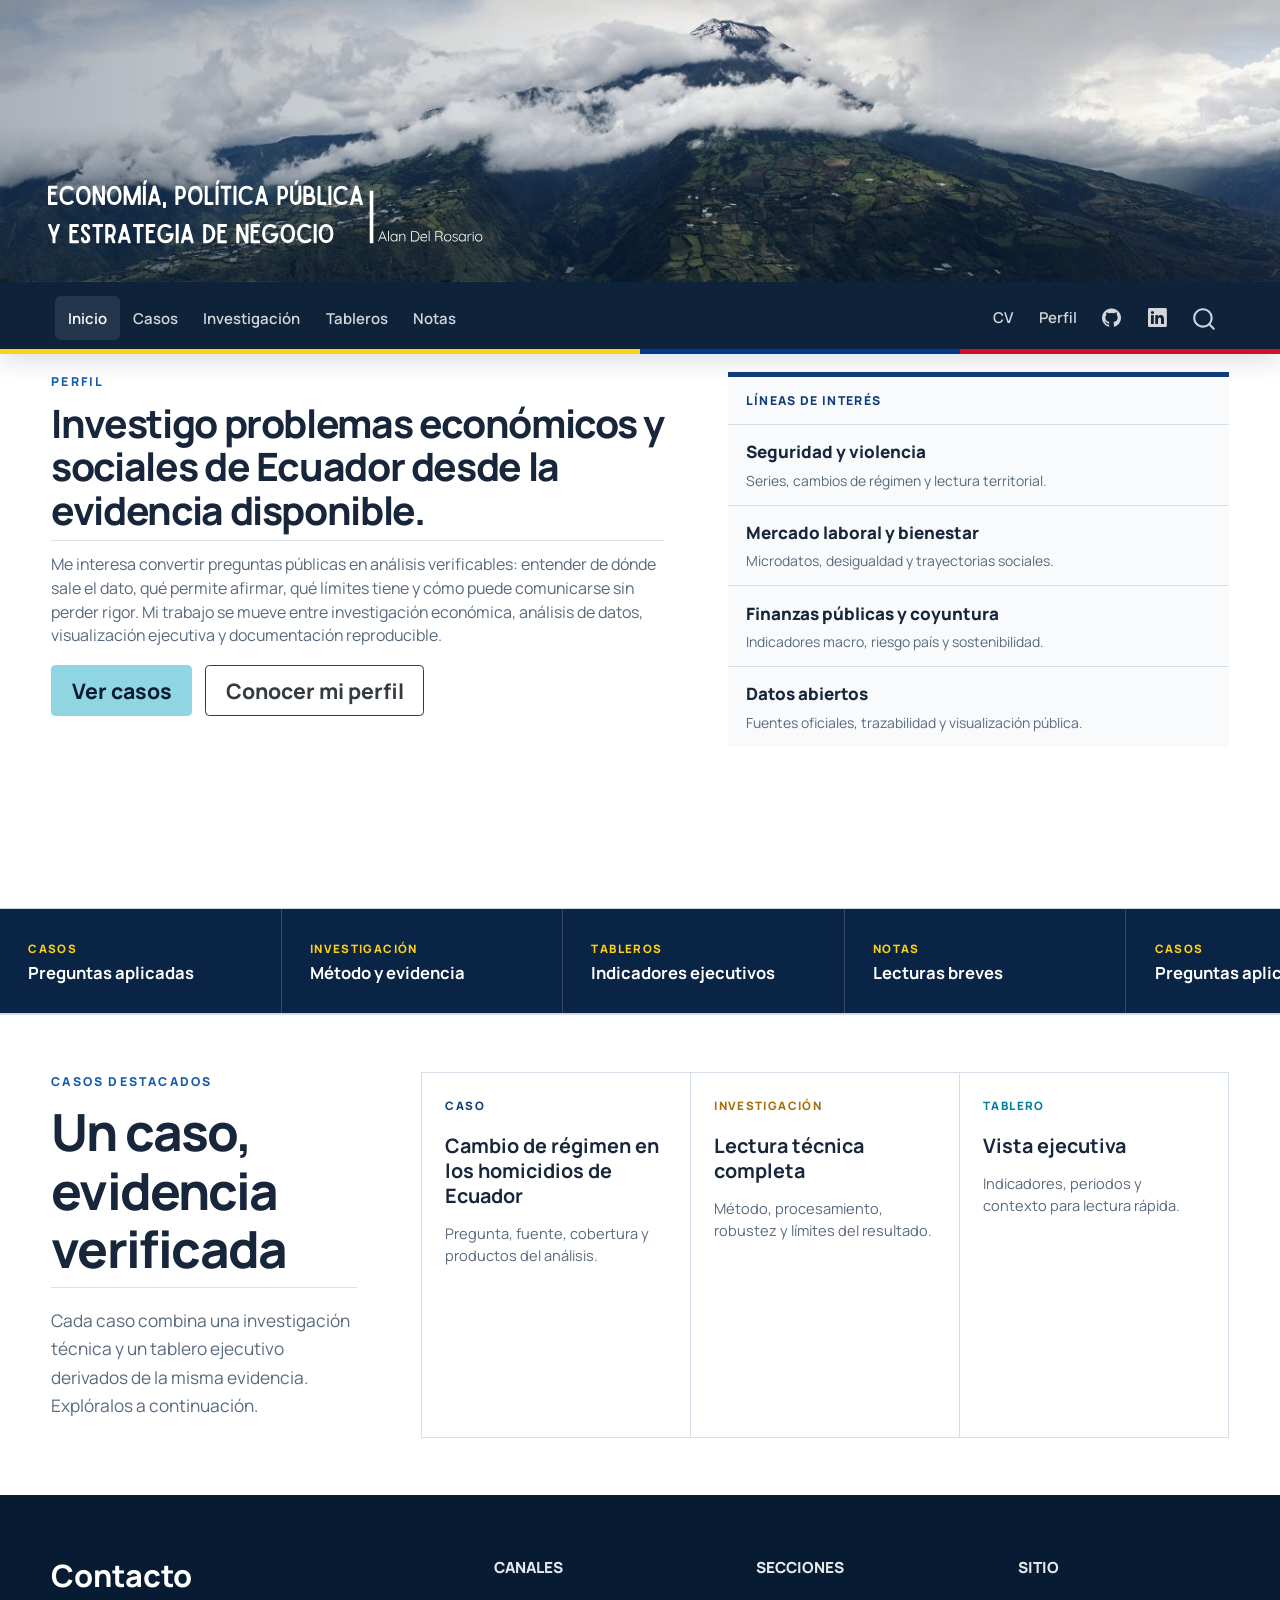
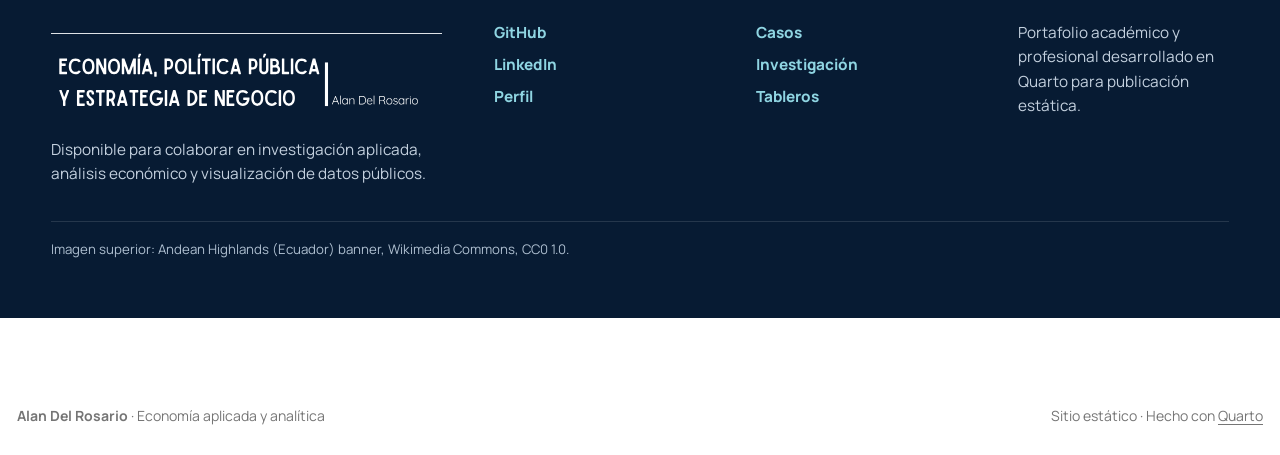
<file: index.html>
<!DOCTYPE html>
<html xmlns="http://www.w3.org/1999/xhtml" lang="es" xml:lang="es"><head>

<meta charset="utf-8">
<meta name="generator" content="quarto-1.9.38">

<meta name="viewport" content="width=device-width, initial-scale=1.0, user-scalable=yes">


<title>Alan Del Rosario</title>
<style>
/* Default styles provided by pandoc.
** See https://pandoc.org/MANUAL.html#variables-for-html for config info.
*/
code{white-space: pre-wrap;}
span.smallcaps{font-variant: small-caps;}
div.columns{display: flex; gap: min(4vw, 1.5em);}
div.column{flex: auto; overflow-x: auto;}
div.hanging-indent{margin-left: 1.5em; text-indent: -1.5em;}
ul.task-list{list-style: none;}
ul.task-list li input[type="checkbox"] {
  width: 0.8em;
  margin: 0 0.8em 0.2em -1em; /* quarto-specific, see https://github.com/quarto-dev/quarto-cli/issues/4556 */ 
  vertical-align: middle;
}
</style>


<script src="site_libs/quarto-nav/quarto-nav.js"></script>
<script src="site_libs/quarto-nav/headroom.min.js"></script>
<script src="site_libs/clipboard/clipboard.min.js"></script>
<script src="site_libs/quarto-search/autocomplete.umd.js"></script>
<script src="site_libs/quarto-search/fuse.min.js"></script>
<script src="site_libs/quarto-search/quarto-search.js"></script>
<meta name="quarto:offset" content="./">
<script src="site_libs/quarto-html/quarto.js" type="module"></script>
<script src="site_libs/quarto-html/tabsets/tabsets.js" type="module"></script>
<script src="site_libs/quarto-html/popper.min.js"></script>
<script src="site_libs/quarto-html/tippy.umd.min.js"></script>
<script src="site_libs/quarto-html/anchor.min.js"></script>
<link href="site_libs/quarto-html/tippy.css" rel="stylesheet">
<link href="site_libs/quarto-html/quarto-syntax-highlighting-15634bcf2e68342d4ad2dfa704d543f6.css" rel="stylesheet" id="quarto-text-highlighting-styles">
<script src="site_libs/bootstrap/bootstrap.min.js"></script>
<link href="site_libs/bootstrap/bootstrap-icons.css" rel="stylesheet">
<link href="site_libs/bootstrap/bootstrap-80f07ddbe23ee81187e38ca1b465405f.min.css" rel="stylesheet" append-hash="true" id="quarto-bootstrap" data-mode="light">
<script id="quarto-search-options" type="application/json">{
  "location": "navbar",
  "copy-button": false,
  "collapse-after": 3,
  "panel-placement": "end",
  "type": "overlay",
  "limit": 50,
  "keyboard-shortcut": [
    "f",
    "/",
    "s"
  ],
  "language": {
    "search-no-results-text": "No se han encontrado resultados",
    "search-matching-documents-text": "documentos encontrados",
    "search-copy-link-title": "Copiar el enlace en la búsqueda",
    "search-hide-matches-text": "Ocultar resultados adicionales",
    "search-more-match-text": "resultado adicional en este documento",
    "search-more-matches-text": "resultados adicionales en este documento",
    "search-clear-button-title": "Borrar",
    "search-text-placeholder": "",
    "search-detached-cancel-button-title": "Cancelar",
    "search-submit-button-title": "Enviar",
    "search-label": "Buscar"
  }
}</script>
<style>html{ scroll-behavior: smooth; }</style>


</head>

<body class="nav-fixed quarto-light">

<div id="quarto-search-results"></div>
  <header id="quarto-header" class="headroom fixed-top">
    <nav class="navbar navbar-expand-lg " data-bs-theme="dark">
      <div class="navbar-container container-fluid">
      <div class="navbar-brand-container mx-auto">
    <a class="navbar-brand" href="./index.html">
    <span class="navbar-title">Alan Del Rosario</span>
    </a>
  </div>
            <div id="quarto-search" class="" title="Buscar"></div>
          <button class="navbar-toggler" type="button" data-bs-toggle="collapse" data-bs-target="#navbarCollapse" aria-controls="navbarCollapse" role="menu" aria-expanded="false" aria-label="Navegación de palanca" onclick="if (window.quartoToggleHeadroom) { window.quartoToggleHeadroom(); }">
  <span class="navbar-toggler-icon"></span>
</button>
          <div class="collapse navbar-collapse" id="navbarCollapse">
            <ul class="navbar-nav navbar-nav-scroll me-auto">
  <li class="nav-item">
    <a class="nav-link active" href="./index.html" aria-current="page"> 
<span class="menu-text">Inicio</span></a>
  </li>  
  <li class="nav-item">
    <a class="nav-link" href="./projects/index.html"> 
<span class="menu-text">Casos</span></a>
  </li>  
  <li class="nav-item">
    <a class="nav-link" href="./research/index.html"> 
<span class="menu-text">Investigación</span></a>
  </li>  
  <li class="nav-item">
    <a class="nav-link" href="./bi/index.html"> 
<span class="menu-text">Tableros</span></a>
  </li>  
  <li class="nav-item">
    <a class="nav-link" href="./posts/index.html"> 
<span class="menu-text">Notas</span></a>
  </li>  
</ul>
            <ul class="navbar-nav navbar-nav-scroll ms-auto">
  <li class="nav-item">
    <a class="nav-link" href="./cv.pdf"> 
<span class="menu-text">CV</span></a>
  </li>  
  <li class="nav-item">
    <a class="nav-link" href="./about.html"> 
<span class="menu-text">Perfil</span></a>
  </li>  
  <li class="nav-item compact">
    <a class="nav-link" href="https://github.com/DelRosario20"> <i class="bi bi-github" role="img" aria-label="GitHub">
</i> 
<span class="menu-text"></span></a>
  </li>  
  <li class="nav-item compact">
    <a class="nav-link" href="https://linkedin.com/in/alan-del-rosario-695b4423a"> <i class="bi bi-linkedin" role="img" aria-label="LinkedIn">
</i> 
<span class="menu-text"></span></a>
  </li>  
</ul>
          </div> <!-- /navcollapse -->
            <div class="quarto-navbar-tools">
</div>
      </div> <!-- /container-fluid -->
    </nav>
</header>
<!-- content -->
<div id="quarto-content" class="quarto-container page-columns page-rows-contents page-layout-full page-navbar">
<!-- sidebar -->
<!-- margin-sidebar -->
    
<!-- main -->
<main class="content column-page" id="quarto-document-content"><header id="title-block-header" class="quarto-title-block"></header>




<h1 class="visually-hidden">
Alan Del Rosario
</h1>
<div class="home-profile">
<div class="home-profile__main">
<p class="eyebrow eyebrow--ink">
PERFIL
</p>
<section id="investigo-problemas-económicos-y-sociales-de-ecuador-desde-la-evidencia-disponible." class="level2">
<h2 class="anchored" data-anchor-id="investigo-problemas-económicos-y-sociales-de-ecuador-desde-la-evidencia-disponible.">Investigo problemas económicos y sociales de Ecuador desde la evidencia disponible.</h2>
<p>Me interesa convertir preguntas públicas en análisis verificables: entender de dónde sale el dato, qué permite afirmar, qué límites tiene y cómo puede comunicarse sin perder rigor. Mi trabajo se mueve entre investigación económica, análisis de datos, visualización ejecutiva y documentación reproducible.</p>
<div class="home-actions">
<p><a href="./projects/index.html" class="btn btn-primary btn-lg">Ver casos</a> <a href="./about.html" class="btn btn-outline-dark btn-lg">Conocer mi perfil</a></p>
</div>
</section>
</div>
<div class="home-profile__aside">
<p class="home-profile__label">
Líneas de interés
</p>
<ul class="focus-list">
<li>
<span>Seguridad y violencia</span><small>Series, cambios de régimen y lectura territorial.</small>
</li>
<li>
<span>Mercado laboral y bienestar</span><small>Microdatos, desigualdad y trayectorias sociales.</small>
</li>
<li>
<span>Finanzas públicas y coyuntura</span><small>Indicadores macro, riesgo país y sostenibilidad.</small>
</li>
<li>
<span>Datos abiertos</span><small>Fuentes oficiales, trazabilidad y visualización pública.</small>
</li>
</ul>
</div>
</div>
<div class="home-rail" aria-label="Accesos principales del portafolio">
<div class="home-rail__track">
<p><a href="projects/index.html"><span>Casos</span><strong>Preguntas aplicadas</strong></a> <a href="research/index.html"><span>Investigación</span><strong>Método y evidencia</strong></a> <a href="bi/index.html"><span>Tableros</span><strong>Indicadores ejecutivos</strong></a> <a href="posts/index.html"><span>Notas</span><strong>Lecturas breves</strong></a> <a href="projects/index.html"><span>Casos</span><strong>Preguntas aplicadas</strong></a> <a href="research/index.html"><span>Investigación</span><strong>Método y evidencia</strong></a> <a href="bi/index.html"><span>Tableros</span><strong>Indicadores ejecutivos</strong></a> <a href="posts/index.html"><span>Notas</span><strong>Lecturas breves</strong></a></p>
</div>
</div>
<div class="home-showcase">
<div class="home-showcase__intro">
<p class="eyebrow eyebrow--ink">
CASOS DESTACADOS
</p>
<section id="un-caso-evidencia-verificada" class="level2">
<h2 class="anchored" data-anchor-id="un-caso-evidencia-verificada">Un caso, evidencia verificada</h2>
<p>Cada caso combina una investigación técnica y un tablero ejecutivo derivados de la misma evidencia. Explóralos a continuación.</p>
</section>
</div>
<div class="showcase-grid">
<p><a class="showcase-card showcase-card--case" href="projects/index.html"> <span>Caso</span> <strong>Cambio de régimen en los homicidios de Ecuador</strong> <small>Pregunta, fuente, cobertura y productos del análisis.</small> </a> <a class="showcase-card showcase-card--research" href="research/index.html"> <span>Investigación</span> <strong>Lectura técnica completa</strong> <small>Método, procesamiento, robustez y límites del resultado.</small> </a> <a class="showcase-card showcase-card--dashboard" href="bi/index.html"> <span>Tablero</span> <strong>Vista ejecutiva</strong> <small>Indicadores, periodos y contexto para lectura rápida.</small> </a></p>
</div>
</div>
<div class="home-contact">
<div class="home-contact__content">
<div class="home-contact__columns">
<div>
<h2 class="anchored">
Contacto
</h2>
<img class="home-contact__logo" src="assets/img/logo-alan-portafolio.svg" alt="Alan Del Rosario">
<p>
Disponible para colaborar en investigación aplicada, análisis económico y visualización de datos públicos.
</p>
</div>
<div>
<h3 class="anchored">
Canales
</h3>
<p><a href="https://github.com/DelRosario20">GitHub</a> <a href="https://linkedin.com/in/alan-del-rosario-695b4423a">LinkedIn</a> <a href="about.html">Perfil</a></p>
</div>
<div>
<h3 class="anchored">
Secciones
</h3>
<p><a href="projects/index.html">Casos</a> <a href="research/index.html">Investigación</a> <a href="bi/index.html">Tableros</a></p>
</div>
<div>
<h3 class="anchored">
Sitio
</h3>
<p>
Portafolio académico y profesional desarrollado en Quarto para publicación estática.
</p>
</div>
</div>
<p class="image-credit">
Imagen superior: Andean Highlands (Ecuador) banner, Wikimedia Commons, CC0 1.0.
</p>
</div>
</div>



<a onclick="window.scrollTo(0, 0); return false;" role="button" id="quarto-back-to-top"><i class="bi bi-arrow-up"></i> Volver arriba</a></main> <!-- /main -->
<script id="quarto-html-after-body" type="application/javascript">
  window.document.addEventListener("DOMContentLoaded", function (event) {
    const icon = "";
    const anchorJS = new window.AnchorJS();
    anchorJS.options = {
      placement: 'right',
      icon: icon
    };
    anchorJS.add('.anchored');
    const isCodeAnnotation = (el) => {
      for (const clz of el.classList) {
        if (clz.startsWith('code-annotation-')) {                     
          return true;
        }
      }
      return false;
    }
    const onCopySuccess = function(e) {
      // button target
      const button = e.trigger;
      // don't keep focus
      button.blur();
      // flash "checked"
      button.classList.add('code-copy-button-checked');
      var currentTitle = button.getAttribute("title");
      button.setAttribute("title", "Copiado");
      let tooltip;
      if (window.bootstrap) {
        button.setAttribute("data-bs-toggle", "tooltip");
        button.setAttribute("data-bs-placement", "left");
        button.setAttribute("data-bs-title", "Copiado");
        tooltip = new bootstrap.Tooltip(button, 
          { trigger: "manual", 
            customClass: "code-copy-button-tooltip",
            offset: [0, -8]});
        tooltip.show();    
      }
      setTimeout(function() {
        if (tooltip) {
          tooltip.hide();
          button.removeAttribute("data-bs-title");
          button.removeAttribute("data-bs-toggle");
          button.removeAttribute("data-bs-placement");
        }
        button.setAttribute("title", currentTitle);
        button.classList.remove('code-copy-button-checked');
      }, 1000);
      // clear code selection
      e.clearSelection();
    }
    const getTextToCopy = function(trigger) {
      const outerScaffold = trigger.parentElement.cloneNode(true);
      const codeEl = outerScaffold.querySelector('code');
      for (const childEl of codeEl.children) {
        if (isCodeAnnotation(childEl)) {
          childEl.remove();
        }
      }
      return codeEl.innerText;
    }
    const clipboard = new window.ClipboardJS('.code-copy-button:not([data-in-quarto-modal])', {
      text: getTextToCopy
    });
    clipboard.on('success', onCopySuccess);
    if (window.document.getElementById('quarto-embedded-source-code-modal')) {
      const clipboardModal = new window.ClipboardJS('.code-copy-button[data-in-quarto-modal]', {
        text: getTextToCopy,
        container: window.document.getElementById('quarto-embedded-source-code-modal')
      });
      clipboardModal.on('success', onCopySuccess);
    }
      var localhostRegex = new RegExp(/^(?:http|https):\/\/localhost\:?[0-9]*\//);
      var mailtoRegex = new RegExp(/^mailto:/);
        var filterRegex = new RegExp("https:\/\/delrosario20\.github\.io\/home-alan\/");
      var isInternal = (href) => {
          return filterRegex.test(href) || localhostRegex.test(href) || mailtoRegex.test(href);
      }
      // Inspect non-navigation links and adorn them if external
     var links = window.document.querySelectorAll('a[href]:not(.nav-link):not(.navbar-brand):not(.toc-action):not(.sidebar-link):not(.sidebar-item-toggle):not(.pagination-link):not(.no-external):not([aria-hidden]):not(.dropdown-item):not(.quarto-navigation-tool):not(.about-link)');
      for (var i=0; i<links.length; i++) {
        const link = links[i];
        if (!isInternal(link.href)) {
          // undo the damage that might have been done by quarto-nav.js in the case of
          // links that we want to consider external
          if (link.dataset.originalHref !== undefined) {
            link.href = link.dataset.originalHref;
          }
            // target, if specified
            link.setAttribute("target", "_blank");
            if (link.getAttribute("rel") === null) {
              link.setAttribute("rel", "noopener");
            }
        }
      }
    function tippyHover(el, contentFn, onTriggerFn, onUntriggerFn) {
      const config = {
        allowHTML: true,
        maxWidth: 500,
        delay: 100,
        arrow: false,
        appendTo: function(el) {
            return el.parentElement;
        },
        interactive: true,
        interactiveBorder: 10,
        theme: 'quarto',
        placement: 'bottom-start',
      };
      if (contentFn) {
        config.content = contentFn;
      }
      if (onTriggerFn) {
        config.onTrigger = onTriggerFn;
      }
      if (onUntriggerFn) {
        config.onUntrigger = onUntriggerFn;
      }
      window.tippy(el, config); 
    }
    const noterefs = window.document.querySelectorAll('a[role="doc-noteref"]');
    for (var i=0; i<noterefs.length; i++) {
      const ref = noterefs[i];
      tippyHover(ref, function() {
        // use id or data attribute instead here
        let href = ref.getAttribute('data-footnote-href') || ref.getAttribute('href');
        try { href = new URL(href).hash; } catch {}
        const id = href.replace(/^#\/?/, "");
        const note = window.document.getElementById(id);
        if (note) {
          return note.innerHTML;
        } else {
          return "";
        }
      });
    }
    const xrefs = window.document.querySelectorAll('a.quarto-xref');
    const processXRef = (id, note) => {
      // Strip column container classes
      const stripColumnClz = (el) => {
        el.classList.remove("page-full", "page-columns");
        if (el.children) {
          for (const child of el.children) {
            stripColumnClz(child);
          }
        }
      }
      stripColumnClz(note)
      if (id === null || id.startsWith('sec-')) {
        // Special case sections, only their first couple elements
        const container = document.createElement("div");
        if (note.children && note.children.length > 2) {
          container.appendChild(note.children[0].cloneNode(true));
          for (let i = 1; i < note.children.length; i++) {
            const child = note.children[i];
            if (child.tagName === "P" && child.innerText === "") {
              continue;
            } else {
              container.appendChild(child.cloneNode(true));
              break;
            }
          }
          if (window.Quarto?.typesetMath) {
            window.Quarto.typesetMath(container);
          }
          return container.innerHTML
        } else {
          if (window.Quarto?.typesetMath) {
            window.Quarto.typesetMath(note);
          }
          return note.innerHTML;
        }
      } else {
        // Remove any anchor links if they are present
        const anchorLink = note.querySelector('a.anchorjs-link');
        if (anchorLink) {
          anchorLink.remove();
        }
        if (window.Quarto?.typesetMath) {
          window.Quarto.typesetMath(note);
        }
        if (note.classList.contains("callout")) {
          return note.outerHTML;
        } else {
          return note.innerHTML;
        }
      }
    }
    for (var i=0; i<xrefs.length; i++) {
      const xref = xrefs[i];
      tippyHover(xref, undefined, function(instance) {
        instance.disable();
        let url = xref.getAttribute('href');
        let hash = undefined; 
        if (url.startsWith('#')) {
          hash = url;
        } else {
          try { hash = new URL(url).hash; } catch {}
        }
        if (hash) {
          const id = hash.replace(/^#\/?/, "");
          const note = window.document.getElementById(id);
          if (note !== null) {
            try {
              const html = processXRef(id, note.cloneNode(true));
              instance.setContent(html);
            } finally {
              instance.enable();
              instance.show();
            }
          } else {
            // See if we can fetch this
            fetch(url.split('#')[0])
            .then(res => res.text())
            .then(html => {
              const parser = new DOMParser();
              const htmlDoc = parser.parseFromString(html, "text/html");
              const note = htmlDoc.getElementById(id);
              if (note !== null) {
                const html = processXRef(id, note);
                instance.setContent(html);
              } 
            }).finally(() => {
              instance.enable();
              instance.show();
            });
          }
        } else {
          // See if we can fetch a full url (with no hash to target)
          // This is a special case and we should probably do some content thinning / targeting
          fetch(url)
          .then(res => res.text())
          .then(html => {
            const parser = new DOMParser();
            const htmlDoc = parser.parseFromString(html, "text/html");
            const note = htmlDoc.querySelector('main.content');
            if (note !== null) {
              // This should only happen for chapter cross references
              // (since there is no id in the URL)
              // remove the first header
              if (note.children.length > 0 && note.children[0].tagName === "HEADER") {
                note.children[0].remove();
              }
              const html = processXRef(null, note);
              instance.setContent(html);
            } 
          }).finally(() => {
            instance.enable();
            instance.show();
          });
        }
      }, function(instance) {
      });
    }
        let selectedAnnoteEl;
        const selectorForAnnotation = ( cell, annotation) => {
          let cellAttr = 'data-code-cell="' + cell + '"';
          let lineAttr = 'data-code-annotation="' +  annotation + '"';
          const selector = 'span[' + cellAttr + '][' + lineAttr + ']';
          return selector;
        }
        const selectCodeLines = (annoteEl) => {
          const doc = window.document;
          const targetCell = annoteEl.getAttribute("data-target-cell");
          const targetAnnotation = annoteEl.getAttribute("data-target-annotation");
          const annoteSpan = window.document.querySelector(selectorForAnnotation(targetCell, targetAnnotation));
          const lines = annoteSpan.getAttribute("data-code-lines").split(",");
          const lineIds = lines.map((line) => {
            return targetCell + "-" + line;
          })
          let top = null;
          let height = null;
          let parent = null;
          if (lineIds.length > 0) {
              //compute the position of the single el (top and bottom and make a div)
              const el = window.document.getElementById(lineIds[0]);
              top = el.offsetTop;
              height = el.offsetHeight;
              parent = el.parentElement.parentElement;
            if (lineIds.length > 1) {
              const lastEl = window.document.getElementById(lineIds[lineIds.length - 1]);
              const bottom = lastEl.offsetTop + lastEl.offsetHeight;
              height = bottom - top;
            }
            if (top !== null && height !== null && parent !== null) {
              // cook up a div (if necessary) and position it 
              let div = window.document.getElementById("code-annotation-line-highlight");
              if (div === null) {
                div = window.document.createElement("div");
                div.setAttribute("id", "code-annotation-line-highlight");
                div.style.position = 'absolute';
                parent.appendChild(div);
              }
              div.style.top = top - 2 + "px";
              div.style.height = height + 4 + "px";
              div.style.left = 0;
              let gutterDiv = window.document.getElementById("code-annotation-line-highlight-gutter");
              if (gutterDiv === null) {
                gutterDiv = window.document.createElement("div");
                gutterDiv.setAttribute("id", "code-annotation-line-highlight-gutter");
                gutterDiv.style.position = 'absolute';
                const codeCell = window.document.getElementById(targetCell);
                const gutter = codeCell.querySelector('.code-annotation-gutter');
                gutter.appendChild(gutterDiv);
              }
              gutterDiv.style.top = top - 2 + "px";
              gutterDiv.style.height = height + 4 + "px";
            }
            selectedAnnoteEl = annoteEl;
          }
        };
        const unselectCodeLines = () => {
          const elementsIds = ["code-annotation-line-highlight", "code-annotation-line-highlight-gutter"];
          elementsIds.forEach((elId) => {
            const div = window.document.getElementById(elId);
            if (div) {
              div.remove();
            }
          });
          selectedAnnoteEl = undefined;
        };
          // Handle positioning of the toggle
      window.addEventListener(
        "resize",
        throttle(() => {
          elRect = undefined;
          if (selectedAnnoteEl) {
            selectCodeLines(selectedAnnoteEl);
          }
        }, 10)
      );
      function throttle(fn, ms) {
      let throttle = false;
      let timer;
        return (...args) => {
          if(!throttle) { // first call gets through
              fn.apply(this, args);
              throttle = true;
          } else { // all the others get throttled
              if(timer) clearTimeout(timer); // cancel #2
              timer = setTimeout(() => {
                fn.apply(this, args);
                timer = throttle = false;
              }, ms);
          }
        };
      }
        // Attach click handler to the DT
        const annoteDls = window.document.querySelectorAll('dt[data-target-cell]');
        for (const annoteDlNode of annoteDls) {
          annoteDlNode.addEventListener('click', (event) => {
            const clickedEl = event.target;
            if (clickedEl !== selectedAnnoteEl) {
              unselectCodeLines();
              const activeEl = window.document.querySelector('dt[data-target-cell].code-annotation-active');
              if (activeEl) {
                activeEl.classList.remove('code-annotation-active');
              }
              selectCodeLines(clickedEl);
              clickedEl.classList.add('code-annotation-active');
            } else {
              // Unselect the line
              unselectCodeLines();
              clickedEl.classList.remove('code-annotation-active');
            }
          });
        }
    const findCites = (el) => {
      const parentEl = el.parentElement;
      if (parentEl) {
        const cites = parentEl.dataset.cites;
        if (cites) {
          return {
            el,
            cites: cites.split(' ')
          };
        } else {
          return findCites(el.parentElement)
        }
      } else {
        return undefined;
      }
    };
    var bibliorefs = window.document.querySelectorAll('a[role="doc-biblioref"]');
    for (var i=0; i<bibliorefs.length; i++) {
      const ref = bibliorefs[i];
      const citeInfo = findCites(ref);
      if (citeInfo) {
        tippyHover(citeInfo.el, function() {
          var popup = window.document.createElement('div');
          citeInfo.cites.forEach(function(cite) {
            var citeDiv = window.document.createElement('div');
            citeDiv.classList.add('hanging-indent');
            citeDiv.classList.add('csl-entry');
            var biblioDiv = window.document.getElementById('ref-' + cite);
            if (biblioDiv) {
              citeDiv.innerHTML = biblioDiv.innerHTML;
            }
            popup.appendChild(citeDiv);
          });
          return popup.innerHTML;
        });
      }
    }
  });
  </script>
</div> <!-- /content -->
<footer class="footer">
  <div class="nav-footer">
    <div class="nav-footer-left">
<p><strong>Alan Del Rosario</strong> · Economía aplicada y analítica</p>
</div>   
    <div class="nav-footer-center">
      &nbsp;
    </div>
    <div class="nav-footer-right">
<p>Sitio estático · Hecho con <a href="https://quarto.org">Quarto</a></p>
</div>
  </div>
</footer>




<script src="site_libs/quarto-html/zenscroll-min.js"></script>
</body></html>
</file>
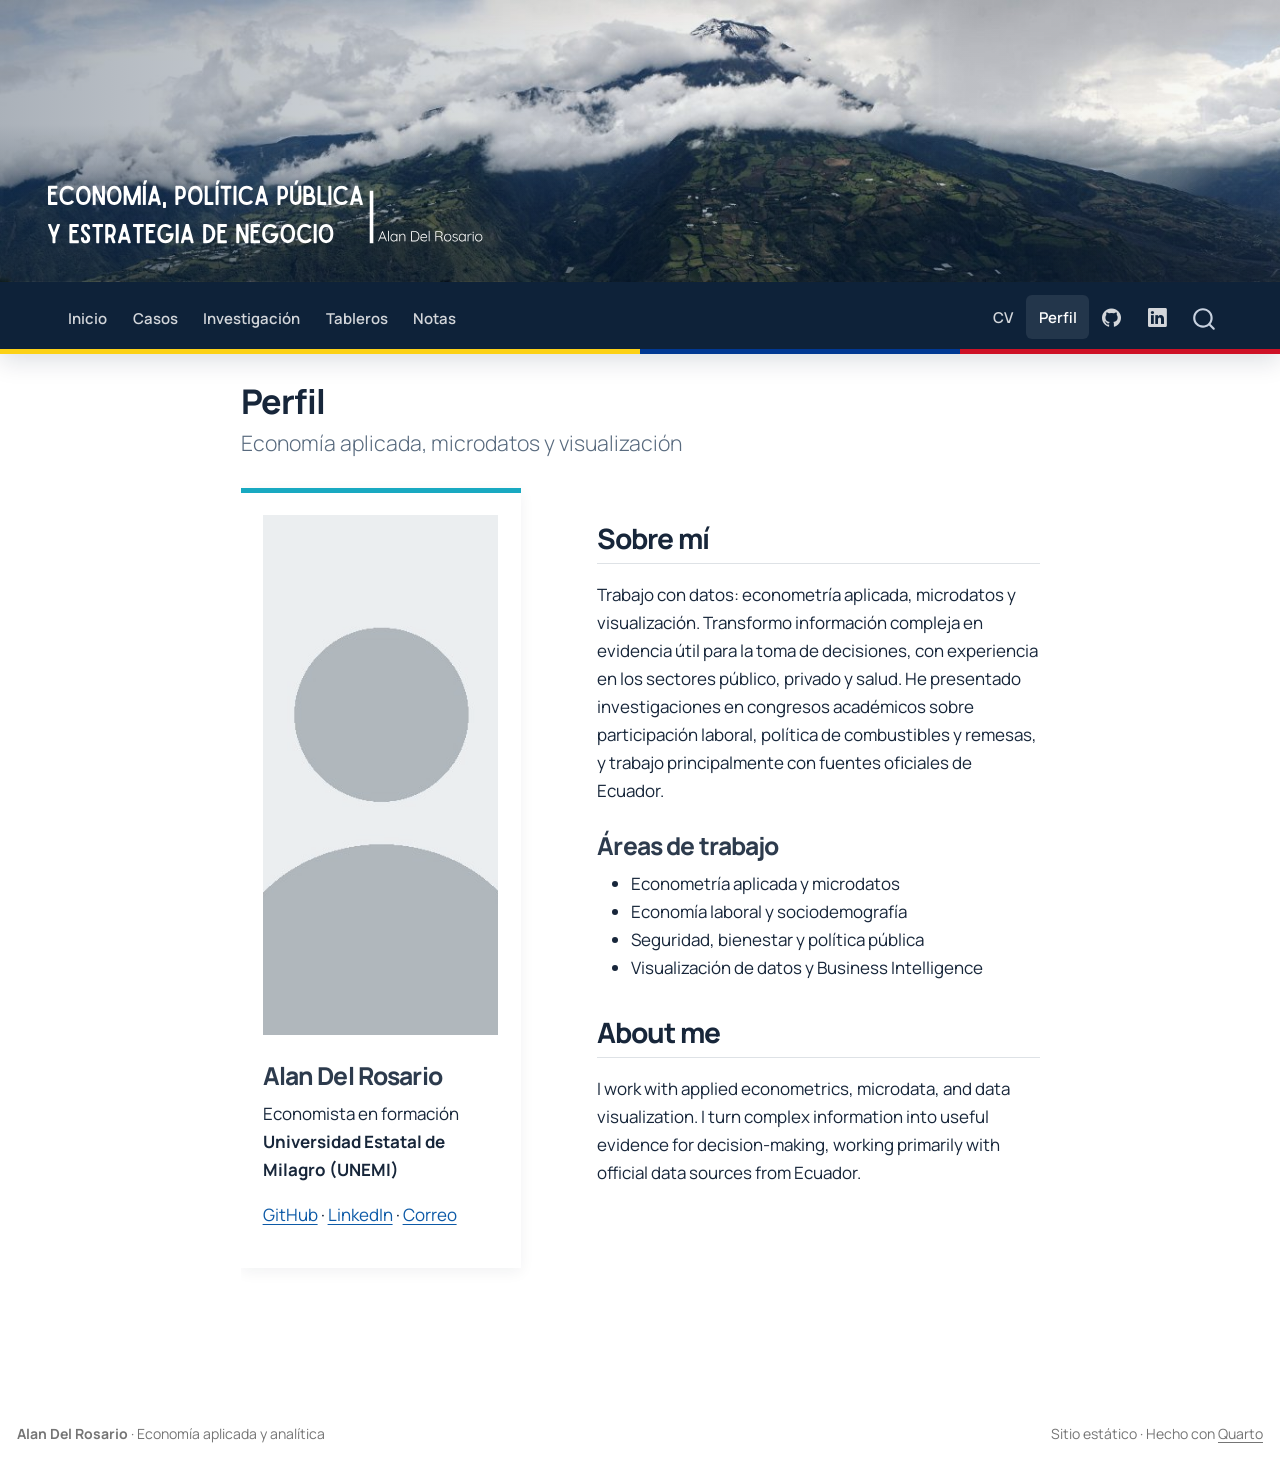
<file: about.html>
<!DOCTYPE html>
<html xmlns="http://www.w3.org/1999/xhtml" lang="es" xml:lang="es"><head>

<meta charset="utf-8">
<meta name="generator" content="quarto-1.9.38">

<meta name="viewport" content="width=device-width, initial-scale=1.0, user-scalable=yes">


<title>Perfil – Alan Del Rosario</title>
<style>
/* Default styles provided by pandoc.
** See https://pandoc.org/MANUAL.html#variables-for-html for config info.
*/
code{white-space: pre-wrap;}
span.smallcaps{font-variant: small-caps;}
div.columns{display: flex; gap: min(4vw, 1.5em);}
div.column{flex: auto; overflow-x: auto;}
div.hanging-indent{margin-left: 1.5em; text-indent: -1.5em;}
ul.task-list{list-style: none;}
ul.task-list li input[type="checkbox"] {
  width: 0.8em;
  margin: 0 0.8em 0.2em -1em; /* quarto-specific, see https://github.com/quarto-dev/quarto-cli/issues/4556 */ 
  vertical-align: middle;
}
</style>


<script src="site_libs/quarto-nav/quarto-nav.js"></script>
<script src="site_libs/quarto-nav/headroom.min.js"></script>
<script src="site_libs/clipboard/clipboard.min.js"></script>
<script src="site_libs/quarto-search/autocomplete.umd.js"></script>
<script src="site_libs/quarto-search/fuse.min.js"></script>
<script src="site_libs/quarto-search/quarto-search.js"></script>
<meta name="quarto:offset" content="./">
<script src="site_libs/quarto-html/quarto.js" type="module"></script>
<script src="site_libs/quarto-html/tabsets/tabsets.js" type="module"></script>
<script src="site_libs/quarto-html/popper.min.js"></script>
<script src="site_libs/quarto-html/tippy.umd.min.js"></script>
<script src="site_libs/quarto-html/anchor.min.js"></script>
<link href="site_libs/quarto-html/tippy.css" rel="stylesheet">
<link href="site_libs/quarto-html/quarto-syntax-highlighting-15634bcf2e68342d4ad2dfa704d543f6.css" rel="stylesheet" id="quarto-text-highlighting-styles">
<script src="site_libs/bootstrap/bootstrap.min.js"></script>
<link href="site_libs/bootstrap/bootstrap-icons.css" rel="stylesheet">
<link href="site_libs/bootstrap/bootstrap-80f07ddbe23ee81187e38ca1b465405f.min.css" rel="stylesheet" append-hash="true" id="quarto-bootstrap" data-mode="light">
<script id="quarto-search-options" type="application/json">{
  "location": "navbar",
  "copy-button": false,
  "collapse-after": 3,
  "panel-placement": "end",
  "type": "overlay",
  "limit": 50,
  "keyboard-shortcut": [
    "f",
    "/",
    "s"
  ],
  "language": {
    "search-no-results-text": "No se han encontrado resultados",
    "search-matching-documents-text": "documentos encontrados",
    "search-copy-link-title": "Copiar el enlace en la búsqueda",
    "search-hide-matches-text": "Ocultar resultados adicionales",
    "search-more-match-text": "resultado adicional en este documento",
    "search-more-matches-text": "resultados adicionales en este documento",
    "search-clear-button-title": "Borrar",
    "search-text-placeholder": "",
    "search-detached-cancel-button-title": "Cancelar",
    "search-submit-button-title": "Enviar",
    "search-label": "Buscar"
  }
}</script>
<style>html{ scroll-behavior: smooth; }</style>


</head>

<body class="nav-fixed fullcontent quarto-light">

<div id="quarto-search-results"></div>
  <header id="quarto-header" class="headroom fixed-top">
    <nav class="navbar navbar-expand-lg " data-bs-theme="dark">
      <div class="navbar-container container-fluid">
      <div class="navbar-brand-container mx-auto">
    <a class="navbar-brand" href="./index.html">
    <span class="navbar-title">Alan Del Rosario</span>
    </a>
  </div>
            <div id="quarto-search" class="" title="Buscar"></div>
          <button class="navbar-toggler" type="button" data-bs-toggle="collapse" data-bs-target="#navbarCollapse" aria-controls="navbarCollapse" role="menu" aria-expanded="false" aria-label="Navegación de palanca" onclick="if (window.quartoToggleHeadroom) { window.quartoToggleHeadroom(); }">
  <span class="navbar-toggler-icon"></span>
</button>
          <div class="collapse navbar-collapse" id="navbarCollapse">
            <ul class="navbar-nav navbar-nav-scroll me-auto">
  <li class="nav-item">
    <a class="nav-link" href="./index.html"> 
<span class="menu-text">Inicio</span></a>
  </li>  
  <li class="nav-item">
    <a class="nav-link" href="./projects/index.html"> 
<span class="menu-text">Casos</span></a>
  </li>  
  <li class="nav-item">
    <a class="nav-link" href="./research/index.html"> 
<span class="menu-text">Investigación</span></a>
  </li>  
  <li class="nav-item">
    <a class="nav-link" href="./bi/index.html"> 
<span class="menu-text">Tableros</span></a>
  </li>  
  <li class="nav-item">
    <a class="nav-link" href="./posts/index.html"> 
<span class="menu-text">Notas</span></a>
  </li>  
</ul>
            <ul class="navbar-nav navbar-nav-scroll ms-auto">
  <li class="nav-item">
    <a class="nav-link" href="./cv.pdf"> 
<span class="menu-text">CV</span></a>
  </li>  
  <li class="nav-item">
    <a class="nav-link active" href="./about.html" aria-current="page"> 
<span class="menu-text">Perfil</span></a>
  </li>  
  <li class="nav-item compact">
    <a class="nav-link" href="https://github.com/DelRosario20"> <i class="bi bi-github" role="img" aria-label="GitHub">
</i> 
<span class="menu-text"></span></a>
  </li>  
  <li class="nav-item compact">
    <a class="nav-link" href="https://linkedin.com/in/alan-del-rosario-695b4423a"> <i class="bi bi-linkedin" role="img" aria-label="LinkedIn">
</i> 
<span class="menu-text"></span></a>
  </li>  
</ul>
          </div> <!-- /navcollapse -->
            <div class="quarto-navbar-tools">
</div>
      </div> <!-- /container-fluid -->
    </nav>
</header>
<!-- content -->
<div id="quarto-content" class="quarto-container page-columns page-rows-contents page-layout-article page-navbar">
<!-- sidebar -->
<!-- margin-sidebar -->
    
<!-- main -->
<main class="content" id="quarto-document-content">

<header id="title-block-header" class="quarto-title-block default">
<div class="quarto-title">
<h1 class="title">Perfil</h1>
<p class="subtitle lead">Economía aplicada, microdatos y visualización</p>
</div>



<div class="quarto-title-meta">

    
  
    
  </div>
  


</header>


<div class="about-grid">
<div class="profile-panel">
<p><img src="perfil.jpg" width="520" height="520" alt="Retrato de Alan Del Rosario"></p>
<section id="alan-del-rosario" class="level3">
<h3 class="anchored" data-anchor-id="alan-del-rosario">Alan Del Rosario</h3>
<p>Economista en formación<br>
<strong>Universidad Estatal de Milagro (UNEMI)</strong></p>
<p><a href="https://github.com/DelRosario20">GitHub</a> · <a href="https://linkedin.com/in/alan-del-rosario-695b4423a">LinkedIn</a> · <a href="mailto:delrosarioaj@outlook.com">Correo</a></p>
</section>
</div>
<div>
<section id="sobre-mí" class="level2">
<h2 class="anchored" data-anchor-id="sobre-mí">Sobre mí</h2>
<p>Trabajo con datos: econometría aplicada, microdatos y visualización. Transformo información compleja en evidencia útil para la toma de decisiones, con experiencia en los sectores público, privado y salud. He presentado investigaciones en congresos académicos sobre participación laboral, política de combustibles y remesas, y trabajo principalmente con fuentes oficiales de Ecuador.</p>
<section id="áreas-de-trabajo" class="level3">
<h3 class="anchored" data-anchor-id="áreas-de-trabajo">Áreas de trabajo</h3>
<ul>
<li>Econometría aplicada y microdatos</li>
<li>Economía laboral y sociodemografía</li>
<li>Seguridad, bienestar y política pública</li>
<li>Visualización de datos y Business Intelligence</li>
</ul>
</section>
</section>
<section id="about-me" class="level2">
<h2 class="anchored" data-anchor-id="about-me">About me</h2>
<p>I work with applied econometrics, microdata, and data visualization. I turn complex information into useful evidence for decision-making, working primarily with official data sources from Ecuador.</p>
</section>
</div>
</div>



<a onclick="window.scrollTo(0, 0); return false;" role="button" id="quarto-back-to-top"><i class="bi bi-arrow-up"></i> Volver arriba</a></main> <!-- /main -->
<script id="quarto-html-after-body" type="application/javascript">
  window.document.addEventListener("DOMContentLoaded", function (event) {
    const icon = "";
    const anchorJS = new window.AnchorJS();
    anchorJS.options = {
      placement: 'right',
      icon: icon
    };
    anchorJS.add('.anchored');
    const isCodeAnnotation = (el) => {
      for (const clz of el.classList) {
        if (clz.startsWith('code-annotation-')) {                     
          return true;
        }
      }
      return false;
    }
    const onCopySuccess = function(e) {
      // button target
      const button = e.trigger;
      // don't keep focus
      button.blur();
      // flash "checked"
      button.classList.add('code-copy-button-checked');
      var currentTitle = button.getAttribute("title");
      button.setAttribute("title", "Copiado");
      let tooltip;
      if (window.bootstrap) {
        button.setAttribute("data-bs-toggle", "tooltip");
        button.setAttribute("data-bs-placement", "left");
        button.setAttribute("data-bs-title", "Copiado");
        tooltip = new bootstrap.Tooltip(button, 
          { trigger: "manual", 
            customClass: "code-copy-button-tooltip",
            offset: [0, -8]});
        tooltip.show();    
      }
      setTimeout(function() {
        if (tooltip) {
          tooltip.hide();
          button.removeAttribute("data-bs-title");
          button.removeAttribute("data-bs-toggle");
          button.removeAttribute("data-bs-placement");
        }
        button.setAttribute("title", currentTitle);
        button.classList.remove('code-copy-button-checked');
      }, 1000);
      // clear code selection
      e.clearSelection();
    }
    const getTextToCopy = function(trigger) {
      const outerScaffold = trigger.parentElement.cloneNode(true);
      const codeEl = outerScaffold.querySelector('code');
      for (const childEl of codeEl.children) {
        if (isCodeAnnotation(childEl)) {
          childEl.remove();
        }
      }
      return codeEl.innerText;
    }
    const clipboard = new window.ClipboardJS('.code-copy-button:not([data-in-quarto-modal])', {
      text: getTextToCopy
    });
    clipboard.on('success', onCopySuccess);
    if (window.document.getElementById('quarto-embedded-source-code-modal')) {
      const clipboardModal = new window.ClipboardJS('.code-copy-button[data-in-quarto-modal]', {
        text: getTextToCopy,
        container: window.document.getElementById('quarto-embedded-source-code-modal')
      });
      clipboardModal.on('success', onCopySuccess);
    }
      var localhostRegex = new RegExp(/^(?:http|https):\/\/localhost\:?[0-9]*\//);
      var mailtoRegex = new RegExp(/^mailto:/);
        var filterRegex = new RegExp("https:\/\/delrosario20\.github\.io\/home-alan\/");
      var isInternal = (href) => {
          return filterRegex.test(href) || localhostRegex.test(href) || mailtoRegex.test(href);
      }
      // Inspect non-navigation links and adorn them if external
     var links = window.document.querySelectorAll('a[href]:not(.nav-link):not(.navbar-brand):not(.toc-action):not(.sidebar-link):not(.sidebar-item-toggle):not(.pagination-link):not(.no-external):not([aria-hidden]):not(.dropdown-item):not(.quarto-navigation-tool):not(.about-link)');
      for (var i=0; i<links.length; i++) {
        const link = links[i];
        if (!isInternal(link.href)) {
          // undo the damage that might have been done by quarto-nav.js in the case of
          // links that we want to consider external
          if (link.dataset.originalHref !== undefined) {
            link.href = link.dataset.originalHref;
          }
            // target, if specified
            link.setAttribute("target", "_blank");
            if (link.getAttribute("rel") === null) {
              link.setAttribute("rel", "noopener");
            }
        }
      }
    function tippyHover(el, contentFn, onTriggerFn, onUntriggerFn) {
      const config = {
        allowHTML: true,
        maxWidth: 500,
        delay: 100,
        arrow: false,
        appendTo: function(el) {
            return el.parentElement;
        },
        interactive: true,
        interactiveBorder: 10,
        theme: 'quarto',
        placement: 'bottom-start',
      };
      if (contentFn) {
        config.content = contentFn;
      }
      if (onTriggerFn) {
        config.onTrigger = onTriggerFn;
      }
      if (onUntriggerFn) {
        config.onUntrigger = onUntriggerFn;
      }
      window.tippy(el, config); 
    }
    const noterefs = window.document.querySelectorAll('a[role="doc-noteref"]');
    for (var i=0; i<noterefs.length; i++) {
      const ref = noterefs[i];
      tippyHover(ref, function() {
        // use id or data attribute instead here
        let href = ref.getAttribute('data-footnote-href') || ref.getAttribute('href');
        try { href = new URL(href).hash; } catch {}
        const id = href.replace(/^#\/?/, "");
        const note = window.document.getElementById(id);
        if (note) {
          return note.innerHTML;
        } else {
          return "";
        }
      });
    }
    const xrefs = window.document.querySelectorAll('a.quarto-xref');
    const processXRef = (id, note) => {
      // Strip column container classes
      const stripColumnClz = (el) => {
        el.classList.remove("page-full", "page-columns");
        if (el.children) {
          for (const child of el.children) {
            stripColumnClz(child);
          }
        }
      }
      stripColumnClz(note)
      if (id === null || id.startsWith('sec-')) {
        // Special case sections, only their first couple elements
        const container = document.createElement("div");
        if (note.children && note.children.length > 2) {
          container.appendChild(note.children[0].cloneNode(true));
          for (let i = 1; i < note.children.length; i++) {
            const child = note.children[i];
            if (child.tagName === "P" && child.innerText === "") {
              continue;
            } else {
              container.appendChild(child.cloneNode(true));
              break;
            }
          }
          if (window.Quarto?.typesetMath) {
            window.Quarto.typesetMath(container);
          }
          return container.innerHTML
        } else {
          if (window.Quarto?.typesetMath) {
            window.Quarto.typesetMath(note);
          }
          return note.innerHTML;
        }
      } else {
        // Remove any anchor links if they are present
        const anchorLink = note.querySelector('a.anchorjs-link');
        if (anchorLink) {
          anchorLink.remove();
        }
        if (window.Quarto?.typesetMath) {
          window.Quarto.typesetMath(note);
        }
        if (note.classList.contains("callout")) {
          return note.outerHTML;
        } else {
          return note.innerHTML;
        }
      }
    }
    for (var i=0; i<xrefs.length; i++) {
      const xref = xrefs[i];
      tippyHover(xref, undefined, function(instance) {
        instance.disable();
        let url = xref.getAttribute('href');
        let hash = undefined; 
        if (url.startsWith('#')) {
          hash = url;
        } else {
          try { hash = new URL(url).hash; } catch {}
        }
        if (hash) {
          const id = hash.replace(/^#\/?/, "");
          const note = window.document.getElementById(id);
          if (note !== null) {
            try {
              const html = processXRef(id, note.cloneNode(true));
              instance.setContent(html);
            } finally {
              instance.enable();
              instance.show();
            }
          } else {
            // See if we can fetch this
            fetch(url.split('#')[0])
            .then(res => res.text())
            .then(html => {
              const parser = new DOMParser();
              const htmlDoc = parser.parseFromString(html, "text/html");
              const note = htmlDoc.getElementById(id);
              if (note !== null) {
                const html = processXRef(id, note);
                instance.setContent(html);
              } 
            }).finally(() => {
              instance.enable();
              instance.show();
            });
          }
        } else {
          // See if we can fetch a full url (with no hash to target)
          // This is a special case and we should probably do some content thinning / targeting
          fetch(url)
          .then(res => res.text())
          .then(html => {
            const parser = new DOMParser();
            const htmlDoc = parser.parseFromString(html, "text/html");
            const note = htmlDoc.querySelector('main.content');
            if (note !== null) {
              // This should only happen for chapter cross references
              // (since there is no id in the URL)
              // remove the first header
              if (note.children.length > 0 && note.children[0].tagName === "HEADER") {
                note.children[0].remove();
              }
              const html = processXRef(null, note);
              instance.setContent(html);
            } 
          }).finally(() => {
            instance.enable();
            instance.show();
          });
        }
      }, function(instance) {
      });
    }
        let selectedAnnoteEl;
        const selectorForAnnotation = ( cell, annotation) => {
          let cellAttr = 'data-code-cell="' + cell + '"';
          let lineAttr = 'data-code-annotation="' +  annotation + '"';
          const selector = 'span[' + cellAttr + '][' + lineAttr + ']';
          return selector;
        }
        const selectCodeLines = (annoteEl) => {
          const doc = window.document;
          const targetCell = annoteEl.getAttribute("data-target-cell");
          const targetAnnotation = annoteEl.getAttribute("data-target-annotation");
          const annoteSpan = window.document.querySelector(selectorForAnnotation(targetCell, targetAnnotation));
          const lines = annoteSpan.getAttribute("data-code-lines").split(",");
          const lineIds = lines.map((line) => {
            return targetCell + "-" + line;
          })
          let top = null;
          let height = null;
          let parent = null;
          if (lineIds.length > 0) {
              //compute the position of the single el (top and bottom and make a div)
              const el = window.document.getElementById(lineIds[0]);
              top = el.offsetTop;
              height = el.offsetHeight;
              parent = el.parentElement.parentElement;
            if (lineIds.length > 1) {
              const lastEl = window.document.getElementById(lineIds[lineIds.length - 1]);
              const bottom = lastEl.offsetTop + lastEl.offsetHeight;
              height = bottom - top;
            }
            if (top !== null && height !== null && parent !== null) {
              // cook up a div (if necessary) and position it 
              let div = window.document.getElementById("code-annotation-line-highlight");
              if (div === null) {
                div = window.document.createElement("div");
                div.setAttribute("id", "code-annotation-line-highlight");
                div.style.position = 'absolute';
                parent.appendChild(div);
              }
              div.style.top = top - 2 + "px";
              div.style.height = height + 4 + "px";
              div.style.left = 0;
              let gutterDiv = window.document.getElementById("code-annotation-line-highlight-gutter");
              if (gutterDiv === null) {
                gutterDiv = window.document.createElement("div");
                gutterDiv.setAttribute("id", "code-annotation-line-highlight-gutter");
                gutterDiv.style.position = 'absolute';
                const codeCell = window.document.getElementById(targetCell);
                const gutter = codeCell.querySelector('.code-annotation-gutter');
                gutter.appendChild(gutterDiv);
              }
              gutterDiv.style.top = top - 2 + "px";
              gutterDiv.style.height = height + 4 + "px";
            }
            selectedAnnoteEl = annoteEl;
          }
        };
        const unselectCodeLines = () => {
          const elementsIds = ["code-annotation-line-highlight", "code-annotation-line-highlight-gutter"];
          elementsIds.forEach((elId) => {
            const div = window.document.getElementById(elId);
            if (div) {
              div.remove();
            }
          });
          selectedAnnoteEl = undefined;
        };
          // Handle positioning of the toggle
      window.addEventListener(
        "resize",
        throttle(() => {
          elRect = undefined;
          if (selectedAnnoteEl) {
            selectCodeLines(selectedAnnoteEl);
          }
        }, 10)
      );
      function throttle(fn, ms) {
      let throttle = false;
      let timer;
        return (...args) => {
          if(!throttle) { // first call gets through
              fn.apply(this, args);
              throttle = true;
          } else { // all the others get throttled
              if(timer) clearTimeout(timer); // cancel #2
              timer = setTimeout(() => {
                fn.apply(this, args);
                timer = throttle = false;
              }, ms);
          }
        };
      }
        // Attach click handler to the DT
        const annoteDls = window.document.querySelectorAll('dt[data-target-cell]');
        for (const annoteDlNode of annoteDls) {
          annoteDlNode.addEventListener('click', (event) => {
            const clickedEl = event.target;
            if (clickedEl !== selectedAnnoteEl) {
              unselectCodeLines();
              const activeEl = window.document.querySelector('dt[data-target-cell].code-annotation-active');
              if (activeEl) {
                activeEl.classList.remove('code-annotation-active');
              }
              selectCodeLines(clickedEl);
              clickedEl.classList.add('code-annotation-active');
            } else {
              // Unselect the line
              unselectCodeLines();
              clickedEl.classList.remove('code-annotation-active');
            }
          });
        }
    const findCites = (el) => {
      const parentEl = el.parentElement;
      if (parentEl) {
        const cites = parentEl.dataset.cites;
        if (cites) {
          return {
            el,
            cites: cites.split(' ')
          };
        } else {
          return findCites(el.parentElement)
        }
      } else {
        return undefined;
      }
    };
    var bibliorefs = window.document.querySelectorAll('a[role="doc-biblioref"]');
    for (var i=0; i<bibliorefs.length; i++) {
      const ref = bibliorefs[i];
      const citeInfo = findCites(ref);
      if (citeInfo) {
        tippyHover(citeInfo.el, function() {
          var popup = window.document.createElement('div');
          citeInfo.cites.forEach(function(cite) {
            var citeDiv = window.document.createElement('div');
            citeDiv.classList.add('hanging-indent');
            citeDiv.classList.add('csl-entry');
            var biblioDiv = window.document.getElementById('ref-' + cite);
            if (biblioDiv) {
              citeDiv.innerHTML = biblioDiv.innerHTML;
            }
            popup.appendChild(citeDiv);
          });
          return popup.innerHTML;
        });
      }
    }
  });
  </script>
</div> <!-- /content -->
<footer class="footer">
  <div class="nav-footer">
    <div class="nav-footer-left">
<p><strong>Alan Del Rosario</strong> · Economía aplicada y analítica</p>
</div>   
    <div class="nav-footer-center">
      &nbsp;
    </div>
    <div class="nav-footer-right">
<p>Sitio estático · Hecho con <a href="https://quarto.org">Quarto</a></p>
</div>
  </div>
</footer>




<script src="site_libs/quarto-html/zenscroll-min.js"></script>
</body></html>
</file>
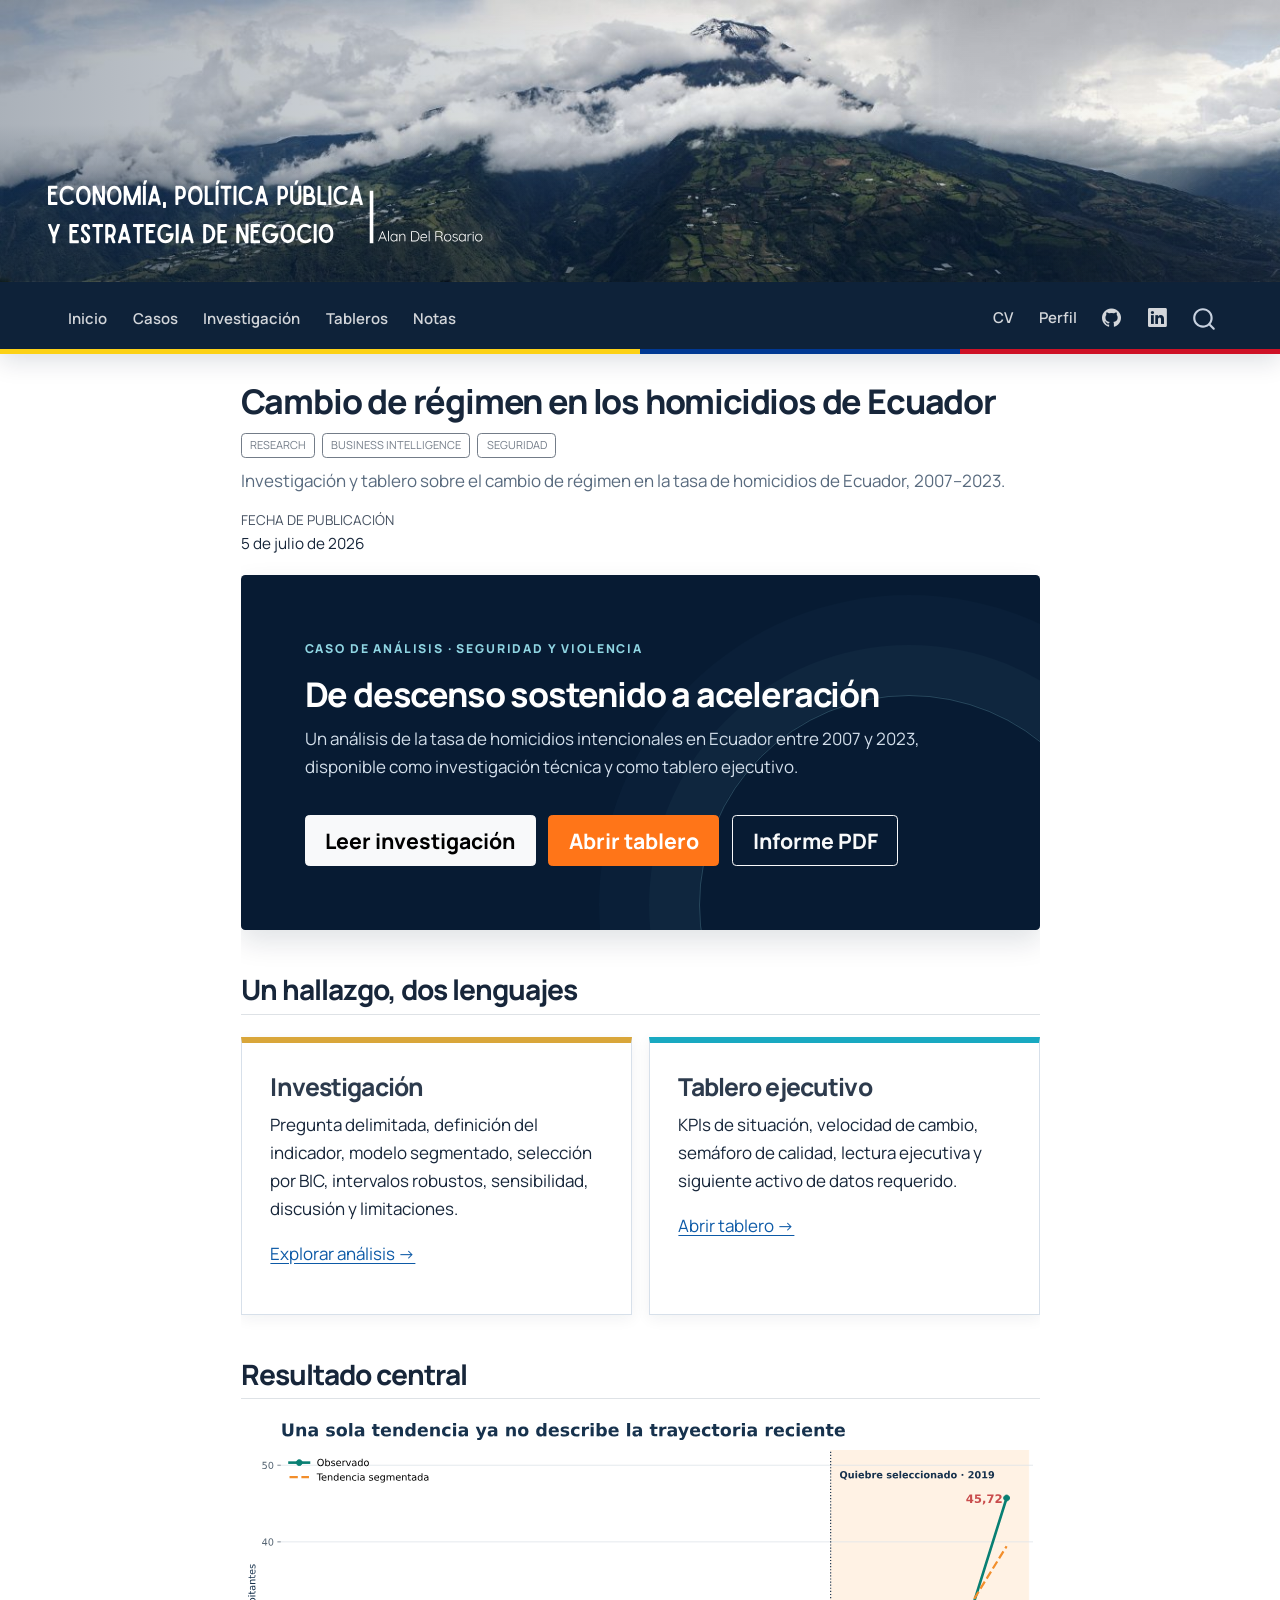
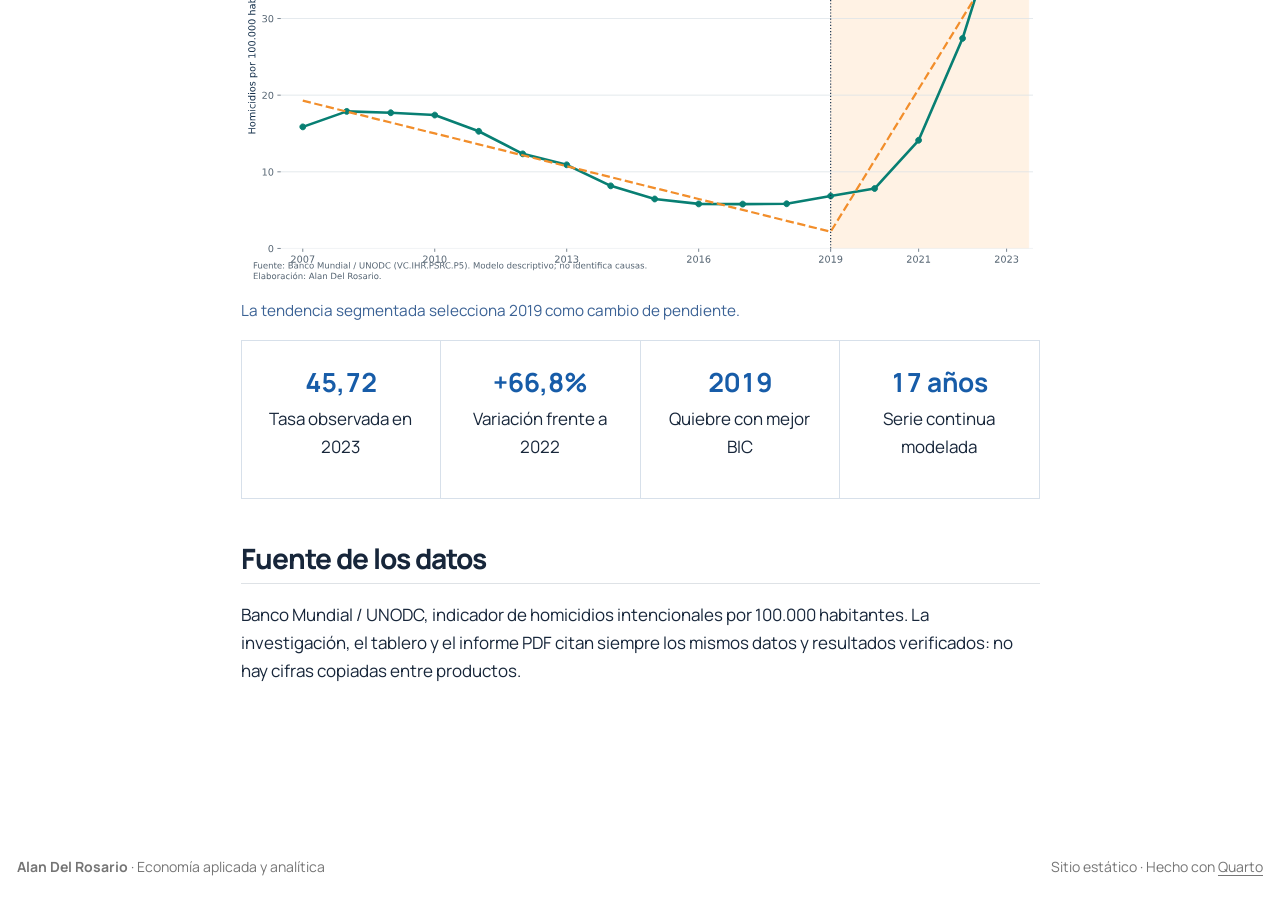
<file: projects/homicidios.html>
<!DOCTYPE html>
<html xmlns="http://www.w3.org/1999/xhtml" lang="es" xml:lang="es"><head>

<meta charset="utf-8">
<meta name="generator" content="quarto-1.9.38">

<meta name="viewport" content="width=device-width, initial-scale=1.0, user-scalable=yes">

<meta name="description" content="Investigación y tablero sobre el cambio de régimen en la tasa de homicidios de Ecuador, 2007–2023.">

<title>Cambio de régimen en los homicidios de Ecuador – Alan Del Rosario</title>
<style>
/* Default styles provided by pandoc.
** See https://pandoc.org/MANUAL.html#variables-for-html for config info.
*/
code{white-space: pre-wrap;}
span.smallcaps{font-variant: small-caps;}
div.columns{display: flex; gap: min(4vw, 1.5em);}
div.column{flex: auto; overflow-x: auto;}
div.hanging-indent{margin-left: 1.5em; text-indent: -1.5em;}
ul.task-list{list-style: none;}
ul.task-list li input[type="checkbox"] {
  width: 0.8em;
  margin: 0 0.8em 0.2em -1em; /* quarto-specific, see https://github.com/quarto-dev/quarto-cli/issues/4556 */ 
  vertical-align: middle;
}
</style>


<script src="../site_libs/quarto-nav/quarto-nav.js"></script>
<script src="../site_libs/quarto-nav/headroom.min.js"></script>
<script src="../site_libs/clipboard/clipboard.min.js"></script>
<script src="../site_libs/quarto-search/autocomplete.umd.js"></script>
<script src="../site_libs/quarto-search/fuse.min.js"></script>
<script src="../site_libs/quarto-search/quarto-search.js"></script>
<meta name="quarto:offset" content="../">
<script src="../site_libs/quarto-html/quarto.js" type="module"></script>
<script src="../site_libs/quarto-html/tabsets/tabsets.js" type="module"></script>
<script src="../site_libs/quarto-html/popper.min.js"></script>
<script src="../site_libs/quarto-html/tippy.umd.min.js"></script>
<script src="../site_libs/quarto-html/anchor.min.js"></script>
<link href="../site_libs/quarto-html/tippy.css" rel="stylesheet">
<link href="../site_libs/quarto-html/quarto-syntax-highlighting-15634bcf2e68342d4ad2dfa704d543f6.css" rel="stylesheet" id="quarto-text-highlighting-styles">
<script src="../site_libs/bootstrap/bootstrap.min.js"></script>
<link href="../site_libs/bootstrap/bootstrap-icons.css" rel="stylesheet">
<link href="../site_libs/bootstrap/bootstrap-80f07ddbe23ee81187e38ca1b465405f.min.css" rel="stylesheet" append-hash="true" id="quarto-bootstrap" data-mode="light">
<script id="quarto-search-options" type="application/json">{
  "location": "navbar",
  "copy-button": false,
  "collapse-after": 3,
  "panel-placement": "end",
  "type": "overlay",
  "limit": 50,
  "keyboard-shortcut": [
    "f",
    "/",
    "s"
  ],
  "language": {
    "search-no-results-text": "No se han encontrado resultados",
    "search-matching-documents-text": "documentos encontrados",
    "search-copy-link-title": "Copiar el enlace en la búsqueda",
    "search-hide-matches-text": "Ocultar resultados adicionales",
    "search-more-match-text": "resultado adicional en este documento",
    "search-more-matches-text": "resultados adicionales en este documento",
    "search-clear-button-title": "Borrar",
    "search-text-placeholder": "",
    "search-detached-cancel-button-title": "Cancelar",
    "search-submit-button-title": "Enviar",
    "search-label": "Buscar"
  }
}</script>
<style>html{ scroll-behavior: smooth; }</style>


</head>

<body class="nav-fixed fullcontent quarto-light">

<div id="quarto-search-results"></div>
  <header id="quarto-header" class="headroom fixed-top">
    <nav class="navbar navbar-expand-lg " data-bs-theme="dark">
      <div class="navbar-container container-fluid">
      <div class="navbar-brand-container mx-auto">
    <a class="navbar-brand" href="../index.html">
    <span class="navbar-title">Alan Del Rosario</span>
    </a>
  </div>
            <div id="quarto-search" class="" title="Buscar"></div>
          <button class="navbar-toggler" type="button" data-bs-toggle="collapse" data-bs-target="#navbarCollapse" aria-controls="navbarCollapse" role="menu" aria-expanded="false" aria-label="Navegación de palanca" onclick="if (window.quartoToggleHeadroom) { window.quartoToggleHeadroom(); }">
  <span class="navbar-toggler-icon"></span>
</button>
          <div class="collapse navbar-collapse" id="navbarCollapse">
            <ul class="navbar-nav navbar-nav-scroll me-auto">
  <li class="nav-item">
    <a class="nav-link" href="../index.html"> 
<span class="menu-text">Inicio</span></a>
  </li>  
  <li class="nav-item">
    <a class="nav-link" href="../projects/index.html"> 
<span class="menu-text">Casos</span></a>
  </li>  
  <li class="nav-item">
    <a class="nav-link" href="../research/index.html"> 
<span class="menu-text">Investigación</span></a>
  </li>  
  <li class="nav-item">
    <a class="nav-link" href="../bi/index.html"> 
<span class="menu-text">Tableros</span></a>
  </li>  
  <li class="nav-item">
    <a class="nav-link" href="../posts/index.html"> 
<span class="menu-text">Notas</span></a>
  </li>  
</ul>
            <ul class="navbar-nav navbar-nav-scroll ms-auto">
  <li class="nav-item">
    <a class="nav-link" href="../cv.pdf"> 
<span class="menu-text">CV</span></a>
  </li>  
  <li class="nav-item">
    <a class="nav-link" href="../about.html"> 
<span class="menu-text">Perfil</span></a>
  </li>  
  <li class="nav-item compact">
    <a class="nav-link" href="https://github.com/DelRosario20"> <i class="bi bi-github" role="img" aria-label="GitHub">
</i> 
<span class="menu-text"></span></a>
  </li>  
  <li class="nav-item compact">
    <a class="nav-link" href="https://linkedin.com/in/alan-del-rosario-695b4423a"> <i class="bi bi-linkedin" role="img" aria-label="LinkedIn">
</i> 
<span class="menu-text"></span></a>
  </li>  
</ul>
          </div> <!-- /navcollapse -->
            <div class="quarto-navbar-tools">
</div>
      </div> <!-- /container-fluid -->
    </nav>
</header>
<!-- content -->
<div id="quarto-content" class="quarto-container page-columns page-rows-contents page-layout-article page-navbar">
<!-- sidebar -->
<!-- margin-sidebar -->
    
<!-- main -->
<main class="content" id="quarto-document-content">

<header id="title-block-header" class="quarto-title-block default">
<div class="quarto-title">
<h1 class="title">Cambio de régimen en los homicidios de Ecuador</h1>
  <div class="quarto-categories">
    <div class="quarto-category">research</div>
    <div class="quarto-category">business intelligence</div>
    <div class="quarto-category">seguridad</div>
  </div>
  </div>

<div>
  <div class="description">
    Investigación y tablero sobre el cambio de régimen en la tasa de homicidios de Ecuador, 2007–2023.
  </div>
</div>


<div class="quarto-title-meta">

    
    <div>
    <div class="quarto-title-meta-heading">Fecha de publicación</div>
    <div class="quarto-title-meta-contents">
      <p class="date">5 de julio de 2026</p>
    </div>
  </div>
  
    
  </div>
  


</header>


<div class="project-hero">
<div class="project-kicker">
<p>CASO DE ANÁLISIS · SEGURIDAD Y VIOLENCIA</p>
</div>
<section id="de-descenso-sostenido-a-aceleración" class="level1">
<h1>De descenso sostenido a aceleración</h1>
<p>Un análisis de la tasa de homicidios intencionales en Ecuador entre 2007 y 2023, disponible como investigación técnica y como tablero ejecutivo.</p>
<div class="project-actions">
<p><a href="../projects/homicidios-research.html" class="btn btn-light btn-lg">Leer investigación</a> <a href="../projects/homicidios-dashboard.html" class="btn btn-warning btn-lg">Abrir tablero</a> <a href="../output/pdf/research-homicidios-ecuador.pdf" class="btn btn-outline-light btn-lg">Informe PDF</a></p>
</div>
</section>
</div>
<section id="un-hallazgo-dos-lenguajes" class="level2">
<h2 class="anchored" data-anchor-id="un-hallazgo-dos-lenguajes">Un hallazgo, dos lenguajes</h2>
<div class="product-grid">
<section id="investigación" class="level3 product-card product-research">
<h3 class="anchored" data-anchor-id="investigación">Investigación</h3>
<p>Pregunta delimitada, definición del indicador, modelo segmentado, selección por BIC, intervalos robustos, sensibilidad, discusión y limitaciones.</p>
<p><a href="../projects/homicidios-research.html">Explorar análisis →</a></p>
</section>
<section id="tablero-ejecutivo" class="level3 product-card product-bi">
<h3 class="anchored" data-anchor-id="tablero-ejecutivo">Tablero ejecutivo</h3>
<p>KPIs de situación, velocidad de cambio, semáforo de calidad, lectura ejecutiva y siguiente activo de datos requerido.</p>
<p><a href="../projects/homicidios-dashboard.html">Abrir tablero →</a></p>
</section>
</div>
</section>
<section id="resultado-central" class="level2">
<h2 class="anchored" data-anchor-id="resultado-central">Resultado central</h2>
<div class="quarto-figure quarto-figure-center">
<figure class="figure">
<p><img src="../posts/2026-07-homicidios-wb/outputs/figura_regimen.svg" class="img-fluid figure-img" alt="Tasa de homicidios de Ecuador entre 2007 y 2023 con un cambio de pendiente seleccionado en 2019."></p>
<figcaption>La tendencia segmentada selecciona 2019 como cambio de pendiente.</figcaption>
</figure>
</div>
<div class="metric-strip">
<div class="metric">
<p><strong>45,72</strong><br>
Tasa observada en 2023</p>
</div>
<div class="metric">
<p><strong>+66,8%</strong><br>
Variación frente a 2022</p>
</div>
<div class="metric">
<p><strong>2019</strong><br>
Quiebre con mejor BIC</p>
</div>
<div class="metric">
<p><strong>17 años</strong><br>
Serie continua modelada</p>
</div>
</div>
</section>
<section id="fuente-de-los-datos" class="level2">
<h2 class="anchored" data-anchor-id="fuente-de-los-datos">Fuente de los datos</h2>
<p>Banco Mundial / UNODC, indicador de homicidios intencionales por 100.000 habitantes. La investigación, el tablero y el informe PDF citan siempre los mismos datos y resultados verificados: no hay cifras copiadas entre productos.</p>


</section>

<a onclick="window.scrollTo(0, 0); return false;" role="button" id="quarto-back-to-top"><i class="bi bi-arrow-up"></i> Volver arriba</a></main> <!-- /main -->
<script id="quarto-html-after-body" type="application/javascript">
  window.document.addEventListener("DOMContentLoaded", function (event) {
    const icon = "";
    const anchorJS = new window.AnchorJS();
    anchorJS.options = {
      placement: 'right',
      icon: icon
    };
    anchorJS.add('.anchored');
    const isCodeAnnotation = (el) => {
      for (const clz of el.classList) {
        if (clz.startsWith('code-annotation-')) {                     
          return true;
        }
      }
      return false;
    }
    const onCopySuccess = function(e) {
      // button target
      const button = e.trigger;
      // don't keep focus
      button.blur();
      // flash "checked"
      button.classList.add('code-copy-button-checked');
      var currentTitle = button.getAttribute("title");
      button.setAttribute("title", "Copiado");
      let tooltip;
      if (window.bootstrap) {
        button.setAttribute("data-bs-toggle", "tooltip");
        button.setAttribute("data-bs-placement", "left");
        button.setAttribute("data-bs-title", "Copiado");
        tooltip = new bootstrap.Tooltip(button, 
          { trigger: "manual", 
            customClass: "code-copy-button-tooltip",
            offset: [0, -8]});
        tooltip.show();    
      }
      setTimeout(function() {
        if (tooltip) {
          tooltip.hide();
          button.removeAttribute("data-bs-title");
          button.removeAttribute("data-bs-toggle");
          button.removeAttribute("data-bs-placement");
        }
        button.setAttribute("title", currentTitle);
        button.classList.remove('code-copy-button-checked');
      }, 1000);
      // clear code selection
      e.clearSelection();
    }
    const getTextToCopy = function(trigger) {
      const outerScaffold = trigger.parentElement.cloneNode(true);
      const codeEl = outerScaffold.querySelector('code');
      for (const childEl of codeEl.children) {
        if (isCodeAnnotation(childEl)) {
          childEl.remove();
        }
      }
      return codeEl.innerText;
    }
    const clipboard = new window.ClipboardJS('.code-copy-button:not([data-in-quarto-modal])', {
      text: getTextToCopy
    });
    clipboard.on('success', onCopySuccess);
    if (window.document.getElementById('quarto-embedded-source-code-modal')) {
      const clipboardModal = new window.ClipboardJS('.code-copy-button[data-in-quarto-modal]', {
        text: getTextToCopy,
        container: window.document.getElementById('quarto-embedded-source-code-modal')
      });
      clipboardModal.on('success', onCopySuccess);
    }
      var localhostRegex = new RegExp(/^(?:http|https):\/\/localhost\:?[0-9]*\//);
      var mailtoRegex = new RegExp(/^mailto:/);
        var filterRegex = new RegExp("https:\/\/delrosario20\.github\.io\/home-alan\/");
      var isInternal = (href) => {
          return filterRegex.test(href) || localhostRegex.test(href) || mailtoRegex.test(href);
      }
      // Inspect non-navigation links and adorn them if external
     var links = window.document.querySelectorAll('a[href]:not(.nav-link):not(.navbar-brand):not(.toc-action):not(.sidebar-link):not(.sidebar-item-toggle):not(.pagination-link):not(.no-external):not([aria-hidden]):not(.dropdown-item):not(.quarto-navigation-tool):not(.about-link)');
      for (var i=0; i<links.length; i++) {
        const link = links[i];
        if (!isInternal(link.href)) {
          // undo the damage that might have been done by quarto-nav.js in the case of
          // links that we want to consider external
          if (link.dataset.originalHref !== undefined) {
            link.href = link.dataset.originalHref;
          }
            // target, if specified
            link.setAttribute("target", "_blank");
            if (link.getAttribute("rel") === null) {
              link.setAttribute("rel", "noopener");
            }
        }
      }
    function tippyHover(el, contentFn, onTriggerFn, onUntriggerFn) {
      const config = {
        allowHTML: true,
        maxWidth: 500,
        delay: 100,
        arrow: false,
        appendTo: function(el) {
            return el.parentElement;
        },
        interactive: true,
        interactiveBorder: 10,
        theme: 'quarto',
        placement: 'bottom-start',
      };
      if (contentFn) {
        config.content = contentFn;
      }
      if (onTriggerFn) {
        config.onTrigger = onTriggerFn;
      }
      if (onUntriggerFn) {
        config.onUntrigger = onUntriggerFn;
      }
      window.tippy(el, config); 
    }
    const noterefs = window.document.querySelectorAll('a[role="doc-noteref"]');
    for (var i=0; i<noterefs.length; i++) {
      const ref = noterefs[i];
      tippyHover(ref, function() {
        // use id or data attribute instead here
        let href = ref.getAttribute('data-footnote-href') || ref.getAttribute('href');
        try { href = new URL(href).hash; } catch {}
        const id = href.replace(/^#\/?/, "");
        const note = window.document.getElementById(id);
        if (note) {
          return note.innerHTML;
        } else {
          return "";
        }
      });
    }
    const xrefs = window.document.querySelectorAll('a.quarto-xref');
    const processXRef = (id, note) => {
      // Strip column container classes
      const stripColumnClz = (el) => {
        el.classList.remove("page-full", "page-columns");
        if (el.children) {
          for (const child of el.children) {
            stripColumnClz(child);
          }
        }
      }
      stripColumnClz(note)
      if (id === null || id.startsWith('sec-')) {
        // Special case sections, only their first couple elements
        const container = document.createElement("div");
        if (note.children && note.children.length > 2) {
          container.appendChild(note.children[0].cloneNode(true));
          for (let i = 1; i < note.children.length; i++) {
            const child = note.children[i];
            if (child.tagName === "P" && child.innerText === "") {
              continue;
            } else {
              container.appendChild(child.cloneNode(true));
              break;
            }
          }
          if (window.Quarto?.typesetMath) {
            window.Quarto.typesetMath(container);
          }
          return container.innerHTML
        } else {
          if (window.Quarto?.typesetMath) {
            window.Quarto.typesetMath(note);
          }
          return note.innerHTML;
        }
      } else {
        // Remove any anchor links if they are present
        const anchorLink = note.querySelector('a.anchorjs-link');
        if (anchorLink) {
          anchorLink.remove();
        }
        if (window.Quarto?.typesetMath) {
          window.Quarto.typesetMath(note);
        }
        if (note.classList.contains("callout")) {
          return note.outerHTML;
        } else {
          return note.innerHTML;
        }
      }
    }
    for (var i=0; i<xrefs.length; i++) {
      const xref = xrefs[i];
      tippyHover(xref, undefined, function(instance) {
        instance.disable();
        let url = xref.getAttribute('href');
        let hash = undefined; 
        if (url.startsWith('#')) {
          hash = url;
        } else {
          try { hash = new URL(url).hash; } catch {}
        }
        if (hash) {
          const id = hash.replace(/^#\/?/, "");
          const note = window.document.getElementById(id);
          if (note !== null) {
            try {
              const html = processXRef(id, note.cloneNode(true));
              instance.setContent(html);
            } finally {
              instance.enable();
              instance.show();
            }
          } else {
            // See if we can fetch this
            fetch(url.split('#')[0])
            .then(res => res.text())
            .then(html => {
              const parser = new DOMParser();
              const htmlDoc = parser.parseFromString(html, "text/html");
              const note = htmlDoc.getElementById(id);
              if (note !== null) {
                const html = processXRef(id, note);
                instance.setContent(html);
              } 
            }).finally(() => {
              instance.enable();
              instance.show();
            });
          }
        } else {
          // See if we can fetch a full url (with no hash to target)
          // This is a special case and we should probably do some content thinning / targeting
          fetch(url)
          .then(res => res.text())
          .then(html => {
            const parser = new DOMParser();
            const htmlDoc = parser.parseFromString(html, "text/html");
            const note = htmlDoc.querySelector('main.content');
            if (note !== null) {
              // This should only happen for chapter cross references
              // (since there is no id in the URL)
              // remove the first header
              if (note.children.length > 0 && note.children[0].tagName === "HEADER") {
                note.children[0].remove();
              }
              const html = processXRef(null, note);
              instance.setContent(html);
            } 
          }).finally(() => {
            instance.enable();
            instance.show();
          });
        }
      }, function(instance) {
      });
    }
        let selectedAnnoteEl;
        const selectorForAnnotation = ( cell, annotation) => {
          let cellAttr = 'data-code-cell="' + cell + '"';
          let lineAttr = 'data-code-annotation="' +  annotation + '"';
          const selector = 'span[' + cellAttr + '][' + lineAttr + ']';
          return selector;
        }
        const selectCodeLines = (annoteEl) => {
          const doc = window.document;
          const targetCell = annoteEl.getAttribute("data-target-cell");
          const targetAnnotation = annoteEl.getAttribute("data-target-annotation");
          const annoteSpan = window.document.querySelector(selectorForAnnotation(targetCell, targetAnnotation));
          const lines = annoteSpan.getAttribute("data-code-lines").split(",");
          const lineIds = lines.map((line) => {
            return targetCell + "-" + line;
          })
          let top = null;
          let height = null;
          let parent = null;
          if (lineIds.length > 0) {
              //compute the position of the single el (top and bottom and make a div)
              const el = window.document.getElementById(lineIds[0]);
              top = el.offsetTop;
              height = el.offsetHeight;
              parent = el.parentElement.parentElement;
            if (lineIds.length > 1) {
              const lastEl = window.document.getElementById(lineIds[lineIds.length - 1]);
              const bottom = lastEl.offsetTop + lastEl.offsetHeight;
              height = bottom - top;
            }
            if (top !== null && height !== null && parent !== null) {
              // cook up a div (if necessary) and position it 
              let div = window.document.getElementById("code-annotation-line-highlight");
              if (div === null) {
                div = window.document.createElement("div");
                div.setAttribute("id", "code-annotation-line-highlight");
                div.style.position = 'absolute';
                parent.appendChild(div);
              }
              div.style.top = top - 2 + "px";
              div.style.height = height + 4 + "px";
              div.style.left = 0;
              let gutterDiv = window.document.getElementById("code-annotation-line-highlight-gutter");
              if (gutterDiv === null) {
                gutterDiv = window.document.createElement("div");
                gutterDiv.setAttribute("id", "code-annotation-line-highlight-gutter");
                gutterDiv.style.position = 'absolute';
                const codeCell = window.document.getElementById(targetCell);
                const gutter = codeCell.querySelector('.code-annotation-gutter');
                gutter.appendChild(gutterDiv);
              }
              gutterDiv.style.top = top - 2 + "px";
              gutterDiv.style.height = height + 4 + "px";
            }
            selectedAnnoteEl = annoteEl;
          }
        };
        const unselectCodeLines = () => {
          const elementsIds = ["code-annotation-line-highlight", "code-annotation-line-highlight-gutter"];
          elementsIds.forEach((elId) => {
            const div = window.document.getElementById(elId);
            if (div) {
              div.remove();
            }
          });
          selectedAnnoteEl = undefined;
        };
          // Handle positioning of the toggle
      window.addEventListener(
        "resize",
        throttle(() => {
          elRect = undefined;
          if (selectedAnnoteEl) {
            selectCodeLines(selectedAnnoteEl);
          }
        }, 10)
      );
      function throttle(fn, ms) {
      let throttle = false;
      let timer;
        return (...args) => {
          if(!throttle) { // first call gets through
              fn.apply(this, args);
              throttle = true;
          } else { // all the others get throttled
              if(timer) clearTimeout(timer); // cancel #2
              timer = setTimeout(() => {
                fn.apply(this, args);
                timer = throttle = false;
              }, ms);
          }
        };
      }
        // Attach click handler to the DT
        const annoteDls = window.document.querySelectorAll('dt[data-target-cell]');
        for (const annoteDlNode of annoteDls) {
          annoteDlNode.addEventListener('click', (event) => {
            const clickedEl = event.target;
            if (clickedEl !== selectedAnnoteEl) {
              unselectCodeLines();
              const activeEl = window.document.querySelector('dt[data-target-cell].code-annotation-active');
              if (activeEl) {
                activeEl.classList.remove('code-annotation-active');
              }
              selectCodeLines(clickedEl);
              clickedEl.classList.add('code-annotation-active');
            } else {
              // Unselect the line
              unselectCodeLines();
              clickedEl.classList.remove('code-annotation-active');
            }
          });
        }
    const findCites = (el) => {
      const parentEl = el.parentElement;
      if (parentEl) {
        const cites = parentEl.dataset.cites;
        if (cites) {
          return {
            el,
            cites: cites.split(' ')
          };
        } else {
          return findCites(el.parentElement)
        }
      } else {
        return undefined;
      }
    };
    var bibliorefs = window.document.querySelectorAll('a[role="doc-biblioref"]');
    for (var i=0; i<bibliorefs.length; i++) {
      const ref = bibliorefs[i];
      const citeInfo = findCites(ref);
      if (citeInfo) {
        tippyHover(citeInfo.el, function() {
          var popup = window.document.createElement('div');
          citeInfo.cites.forEach(function(cite) {
            var citeDiv = window.document.createElement('div');
            citeDiv.classList.add('hanging-indent');
            citeDiv.classList.add('csl-entry');
            var biblioDiv = window.document.getElementById('ref-' + cite);
            if (biblioDiv) {
              citeDiv.innerHTML = biblioDiv.innerHTML;
            }
            popup.appendChild(citeDiv);
          });
          return popup.innerHTML;
        });
      }
    }
  });
  </script>
</div> <!-- /content -->
<footer class="footer">
  <div class="nav-footer">
    <div class="nav-footer-left">
<p><strong>Alan Del Rosario</strong> · Economía aplicada y analítica</p>
</div>   
    <div class="nav-footer-center">
      &nbsp;
    </div>
    <div class="nav-footer-right">
<p>Sitio estático · Hecho con <a href="https://quarto.org">Quarto</a></p>
</div>
  </div>
</footer>




<script src="../site_libs/quarto-html/zenscroll-min.js"></script>
</body></html>
</file>
<file: site_libs/quarto-html/tippy.css>
.tippy-box[data-animation=fade][data-state=hidden]{opacity:0}[data-tippy-root]{max-width:calc(100vw - 10px)}.tippy-box{position:relative;background-color:#333;color:#fff;border-radius:4px;font-size:14px;line-height:1.4;white-space:normal;outline:0;transition-property:transform,visibility,opacity}.tippy-box[data-placement^=top]>.tippy-arrow{bottom:0}.tippy-box[data-placement^=top]>.tippy-arrow:before{bottom:-7px;left:0;border-width:8px 8px 0;border-top-color:initial;transform-origin:center top}.tippy-box[data-placement^=bottom]>.tippy-arrow{top:0}.tippy-box[data-placement^=bottom]>.tippy-arrow:before{top:-7px;left:0;border-width:0 8px 8px;border-bottom-color:initial;transform-origin:center bottom}.tippy-box[data-placement^=left]>.tippy-arrow{right:0}.tippy-box[data-placement^=left]>.tippy-arrow:before{border-width:8px 0 8px 8px;border-left-color:initial;right:-7px;transform-origin:center left}.tippy-box[data-placement^=right]>.tippy-arrow{left:0}.tippy-box[data-placement^=right]>.tippy-arrow:before{left:-7px;border-width:8px 8px 8px 0;border-right-color:initial;transform-origin:center right}.tippy-box[data-inertia][data-state=visible]{transition-timing-function:cubic-bezier(.54,1.5,.38,1.11)}.tippy-arrow{width:16px;height:16px;color:#333}.tippy-arrow:before{content:"";position:absolute;border-color:transparent;border-style:solid}.tippy-content{position:relative;padding:5px 9px;z-index:1}
</file>
<file: site_libs/quarto-html/quarto-syntax-highlighting-15634bcf2e68342d4ad2dfa704d543f6.css>
/* quarto syntax highlight colors */
:root {
  --quarto-hl-ot-color: #003B4F;
  --quarto-hl-at-color: #657422;
  --quarto-hl-ss-color: #20794D;
  --quarto-hl-an-color: #5E5E5E;
  --quarto-hl-fu-color: #4758AB;
  --quarto-hl-st-color: #20794D;
  --quarto-hl-cf-color: #003B4F;
  --quarto-hl-op-color: #5E5E5E;
  --quarto-hl-er-color: #AD0000;
  --quarto-hl-bn-color: #AD0000;
  --quarto-hl-al-color: #AD0000;
  --quarto-hl-va-color: #111111;
  --quarto-hl-bu-color: inherit;
  --quarto-hl-ex-color: inherit;
  --quarto-hl-pp-color: #AD0000;
  --quarto-hl-in-color: #5E5E5E;
  --quarto-hl-vs-color: #20794D;
  --quarto-hl-wa-color: #5E5E5E;
  --quarto-hl-do-color: #5E5E5E;
  --quarto-hl-im-color: #00769E;
  --quarto-hl-ch-color: #20794D;
  --quarto-hl-dt-color: #AD0000;
  --quarto-hl-fl-color: #AD0000;
  --quarto-hl-co-color: #5E5E5E;
  --quarto-hl-cv-color: #5E5E5E;
  --quarto-hl-cn-color: #8f5902;
  --quarto-hl-sc-color: #5E5E5E;
  --quarto-hl-dv-color: #AD0000;
  --quarto-hl-kw-color: #003B4F;
}

/* other quarto variables */
:root {
  --quarto-font-monospace: SFMono-Regular, Menlo, Monaco, Consolas, "Liberation Mono", "Courier New", monospace;
}

/* syntax highlight based on Pandoc's rules */
pre > code.sourceCode > span {
  color: #003B4F;
}

code.sourceCode > span {
  color: #003B4F;
}

div.sourceCode,
div.sourceCode pre.sourceCode {
  color: #003B4F;
}

/* Normal */
code span {
  color: #003B4F;
}

/* Alert */
code span.al {
  color: #AD0000;
  font-style: inherit;
}

/* Annotation */
code span.an {
  color: #5E5E5E;
  font-style: inherit;
}

/* Attribute */
code span.at {
  color: #657422;
  font-style: inherit;
}

/* BaseN */
code span.bn {
  color: #AD0000;
  font-style: inherit;
}

/* BuiltIn */
code span.bu {
  font-style: inherit;
}

/* ControlFlow */
code span.cf {
  color: #003B4F;
  font-weight: bold;
  font-style: inherit;
}

/* Char */
code span.ch {
  color: #20794D;
  font-style: inherit;
}

/* Constant */
code span.cn {
  color: #8f5902;
  font-style: inherit;
}

/* Comment */
code span.co {
  color: #5E5E5E;
  font-style: inherit;
}

/* CommentVar */
code span.cv {
  color: #5E5E5E;
  font-style: italic;
}

/* Documentation */
code span.do {
  color: #5E5E5E;
  font-style: italic;
}

/* DataType */
code span.dt {
  color: #AD0000;
  font-style: inherit;
}

/* DecVal */
code span.dv {
  color: #AD0000;
  font-style: inherit;
}

/* Error */
code span.er {
  color: #AD0000;
  font-style: inherit;
}

/* Extension */
code span.ex {
  font-style: inherit;
}

/* Float */
code span.fl {
  color: #AD0000;
  font-style: inherit;
}

/* Function */
code span.fu {
  color: #4758AB;
  font-style: inherit;
}

/* Import */
code span.im {
  color: #00769E;
  font-style: inherit;
}

/* Information */
code span.in {
  color: #5E5E5E;
  font-style: inherit;
}

/* Keyword */
code span.kw {
  color: #003B4F;
  font-weight: bold;
  font-style: inherit;
}

/* Operator */
code span.op {
  color: #5E5E5E;
  font-style: inherit;
}

/* Other */
code span.ot {
  color: #003B4F;
  font-style: inherit;
}

/* Preprocessor */
code span.pp {
  color: #AD0000;
  font-style: inherit;
}

/* SpecialChar */
code span.sc {
  color: #5E5E5E;
  font-style: inherit;
}

/* SpecialString */
code span.ss {
  color: #20794D;
  font-style: inherit;
}

/* String */
code span.st {
  color: #20794D;
  font-style: inherit;
}

/* Variable */
code span.va {
  color: #111111;
  font-style: inherit;
}

/* VerbatimString */
code span.vs {
  color: #20794D;
  font-style: inherit;
}

/* Warning */
code span.wa {
  color: #5E5E5E;
  font-style: italic;
}

.prevent-inlining {
  content: "</";
}

/*# sourceMappingURL=f23921c56f73e400b49028c9186a1aa0.css.map */
</file>
